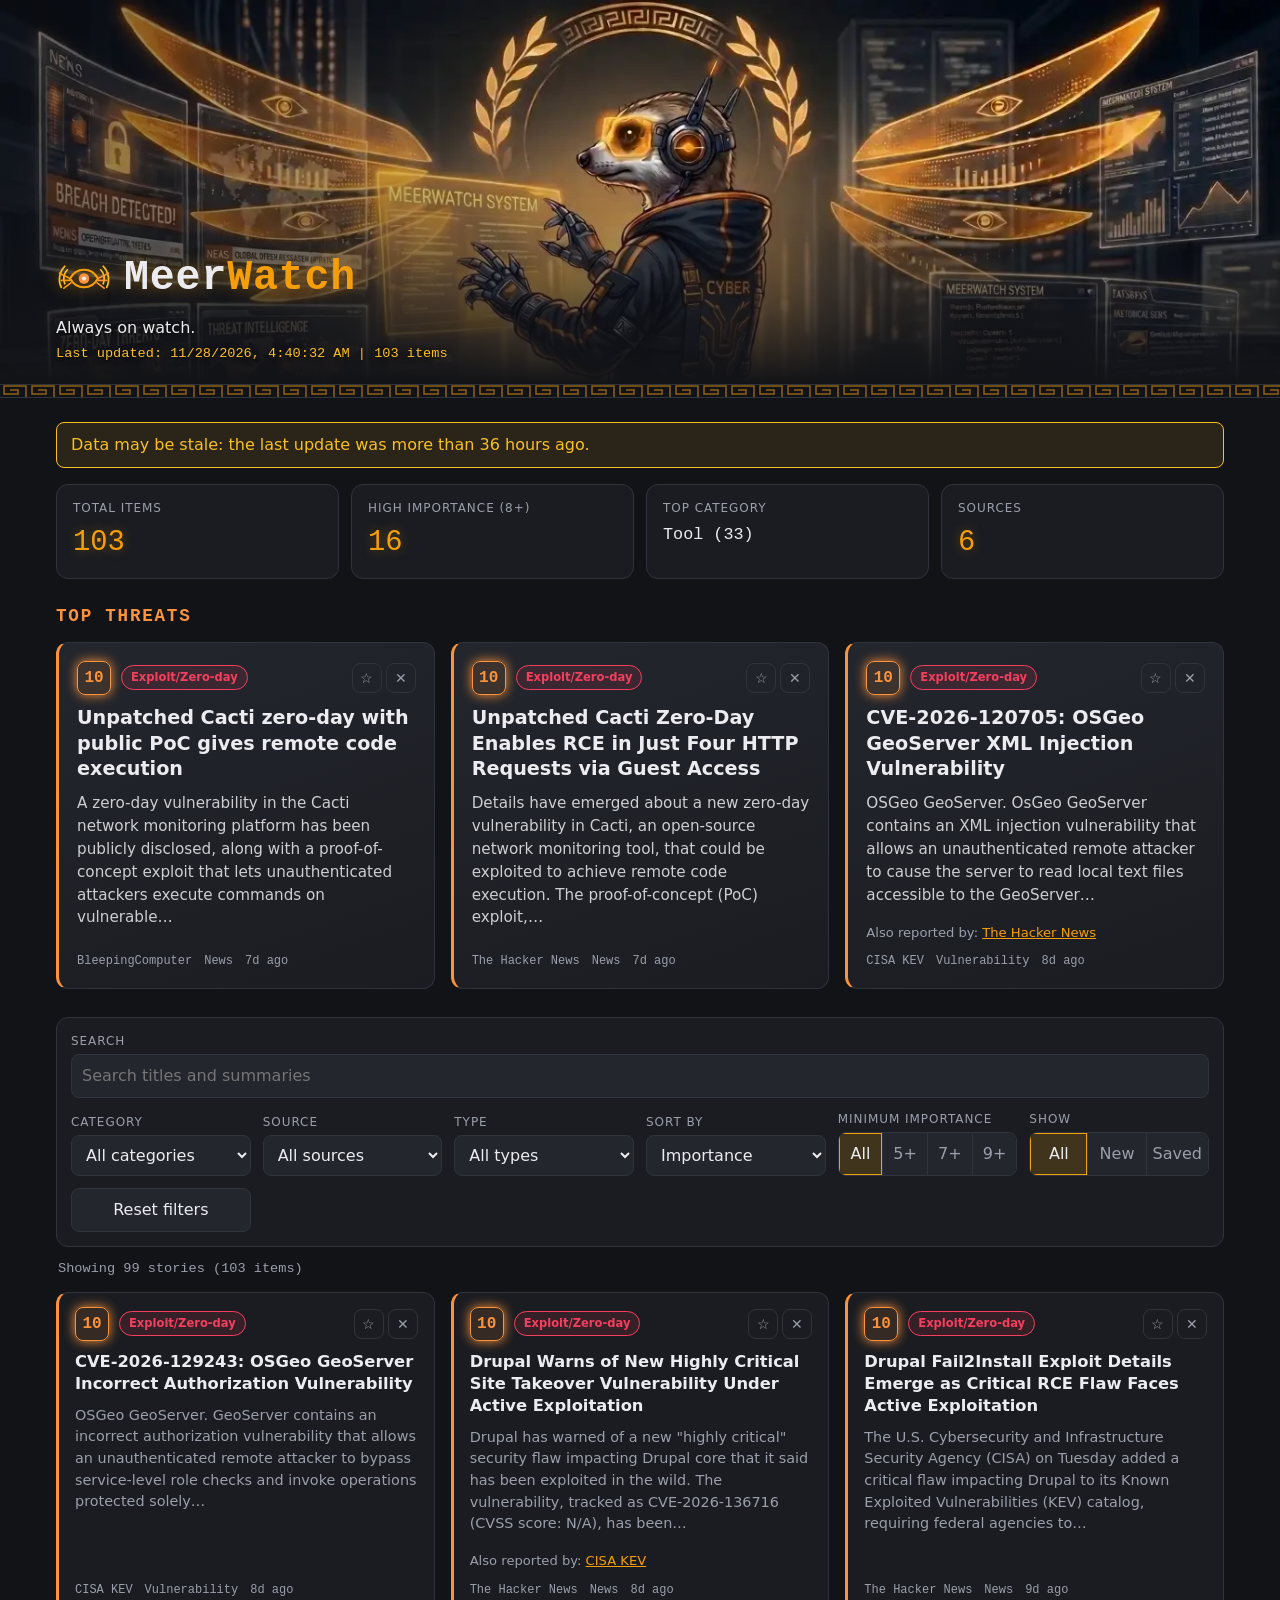
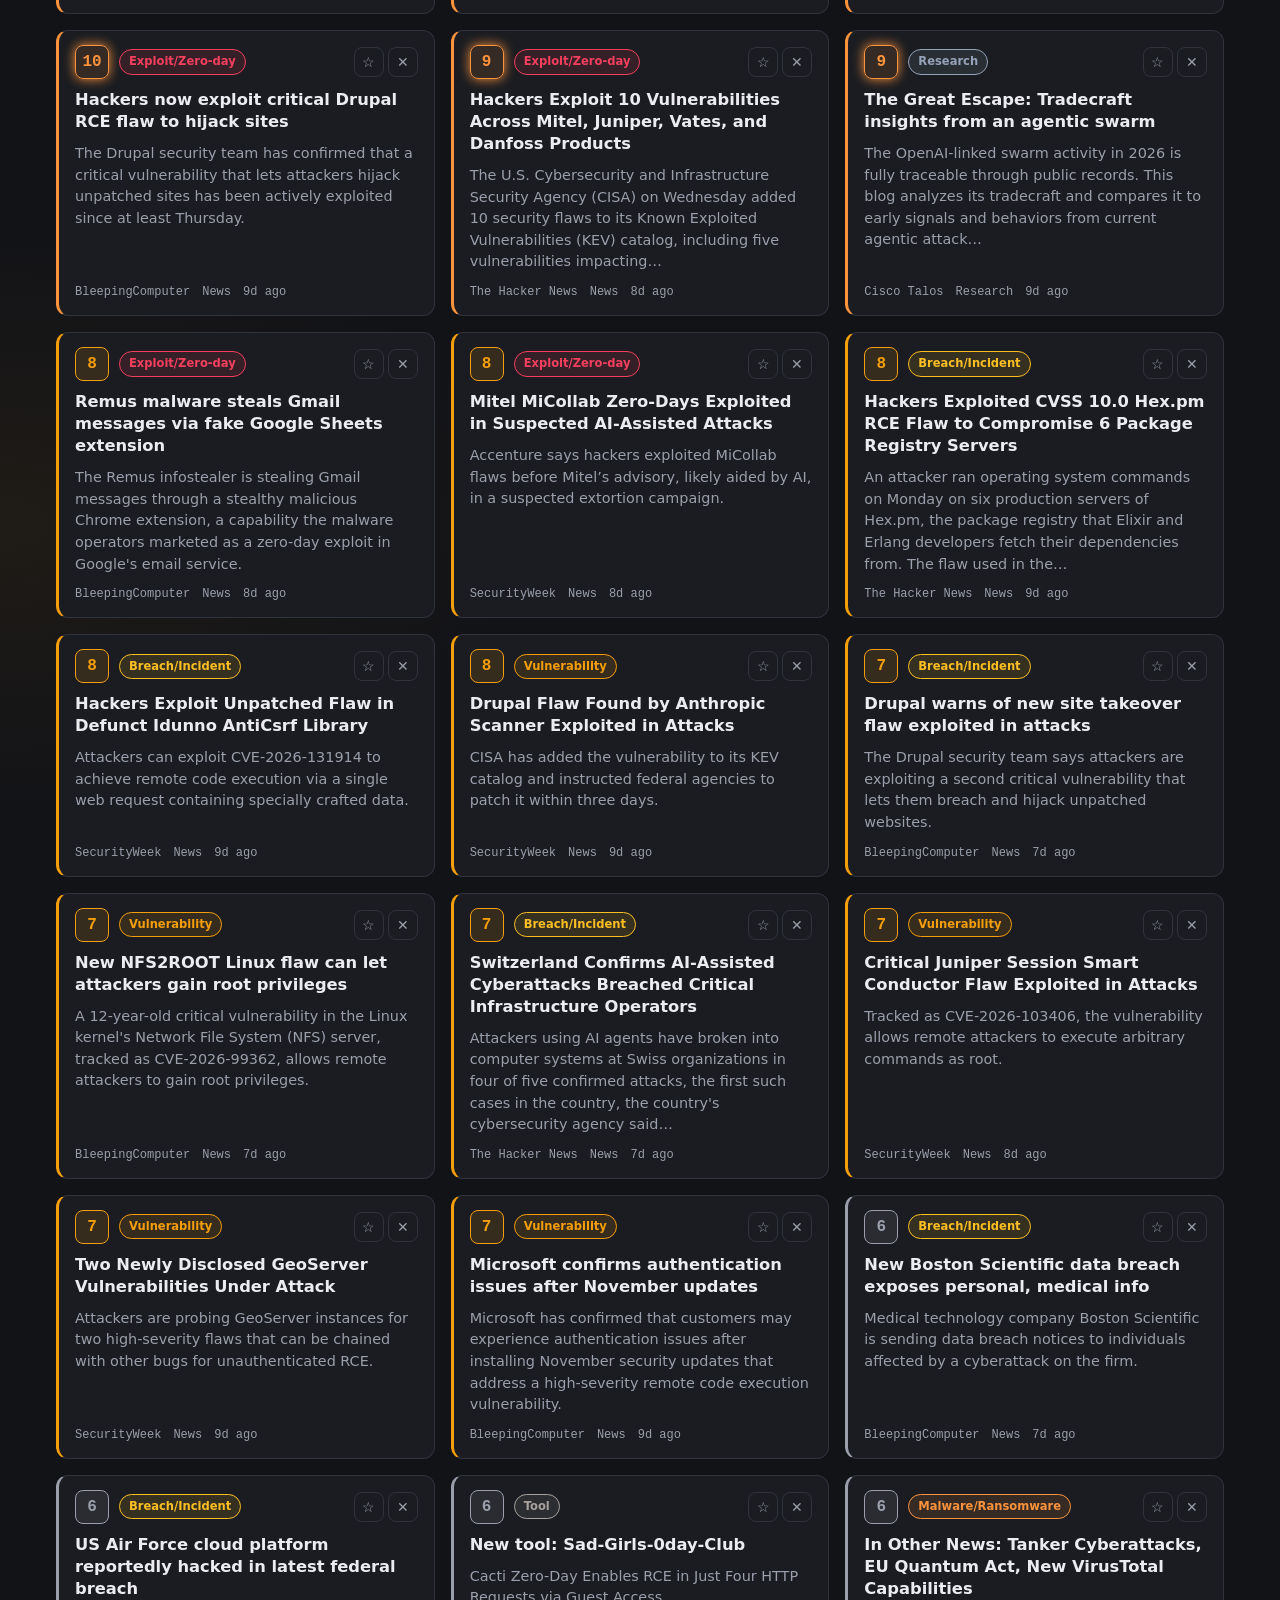
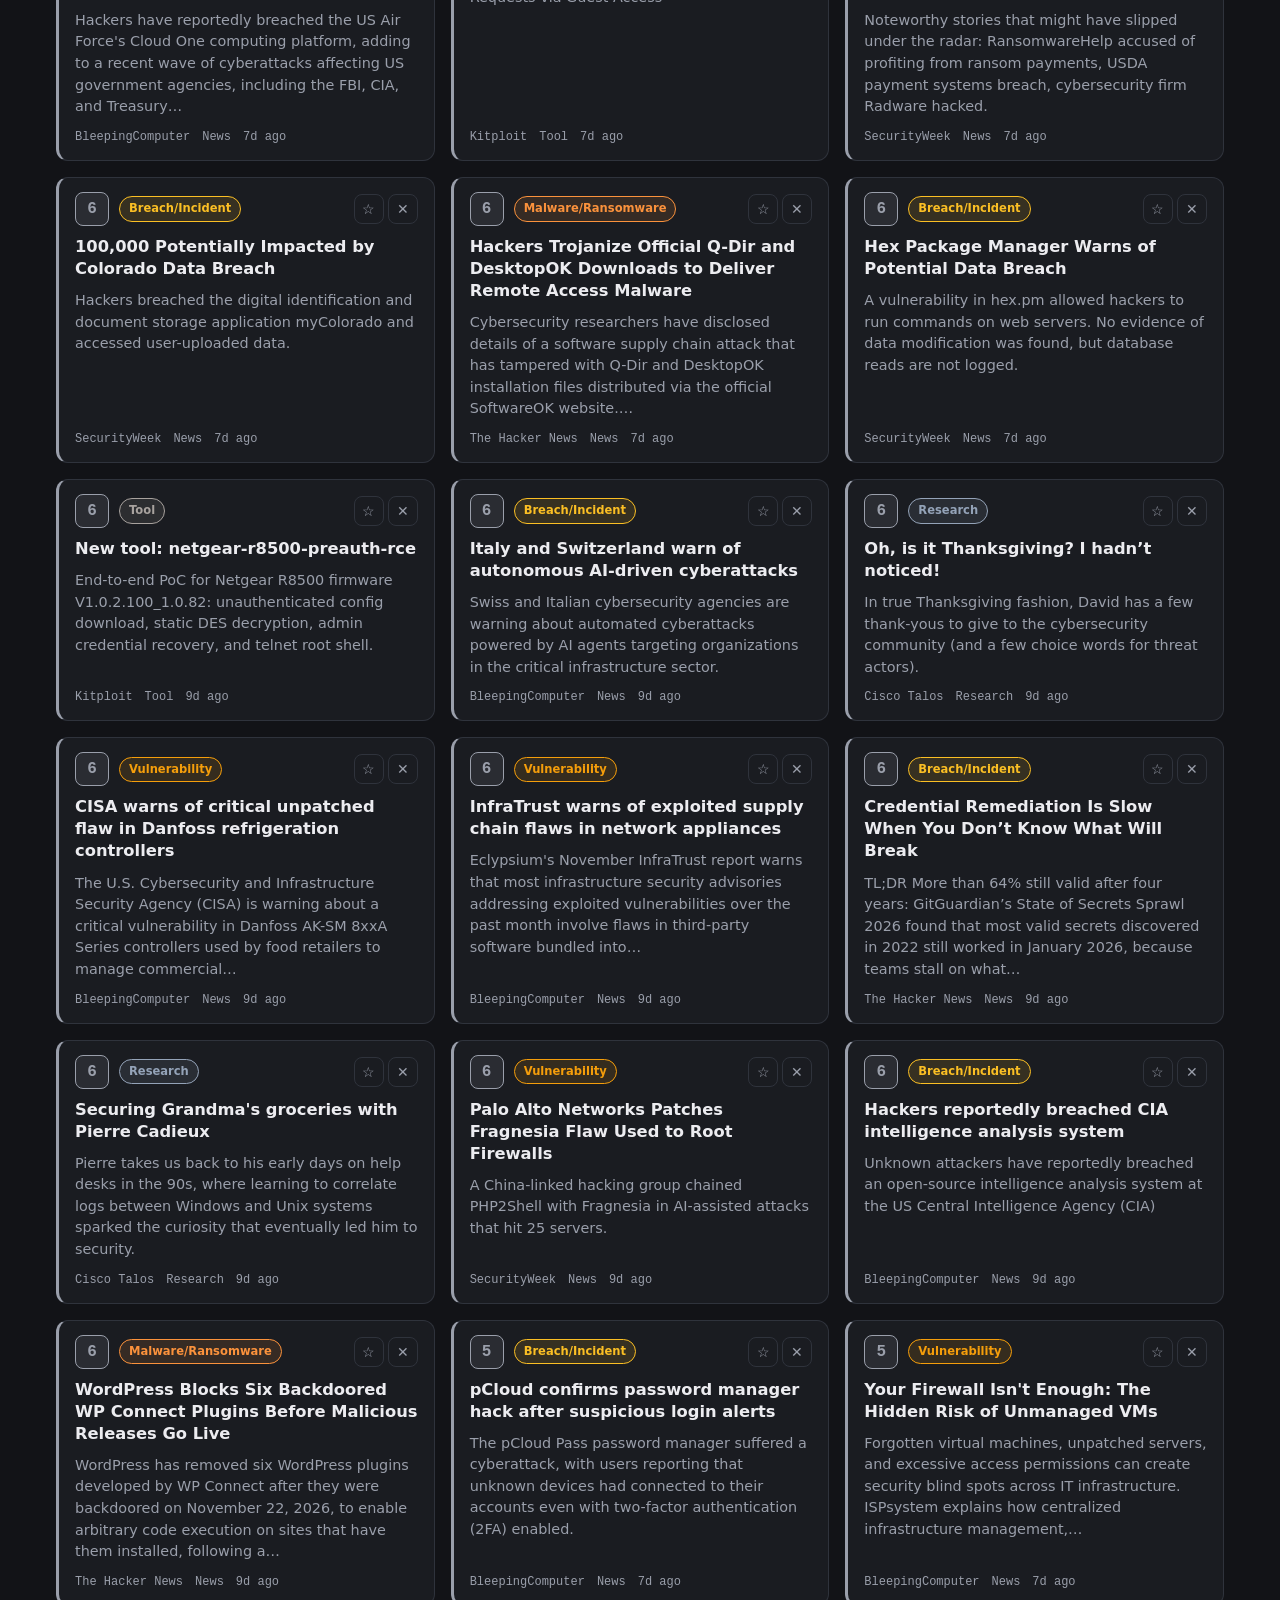
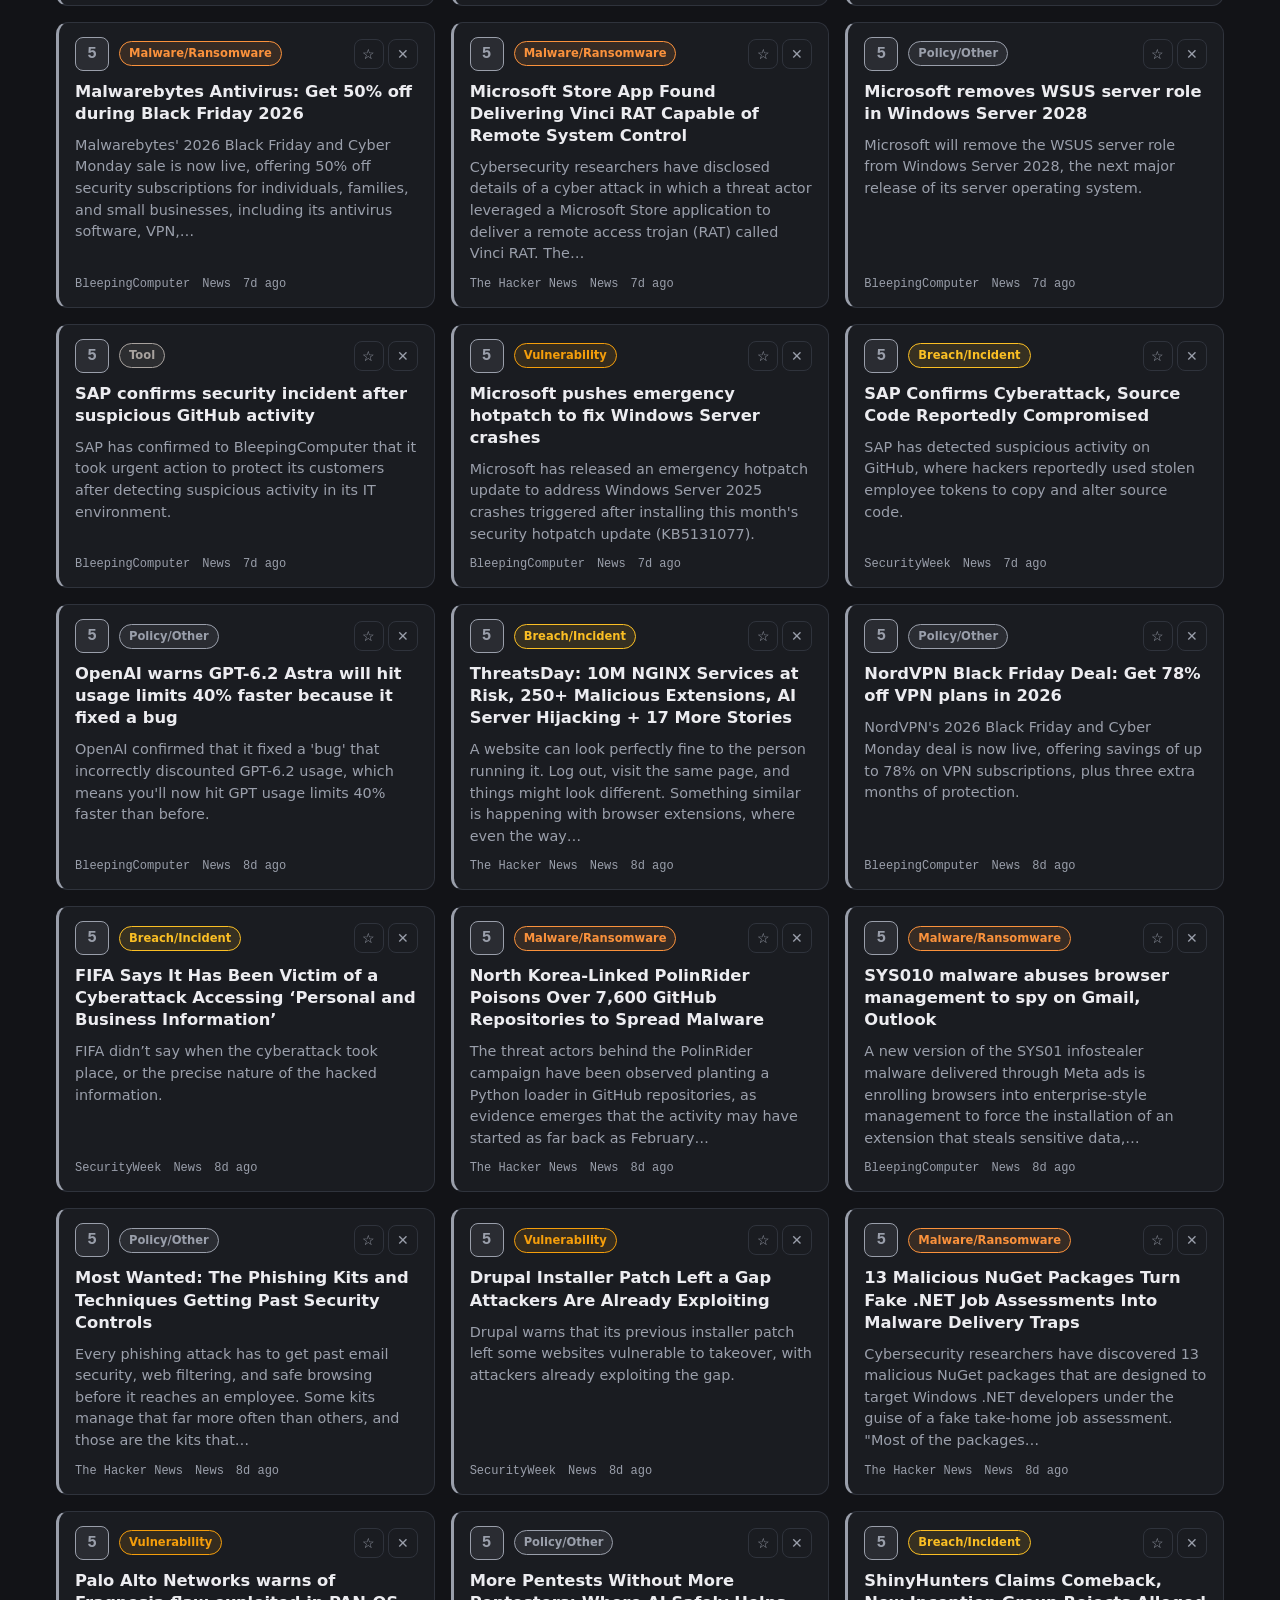
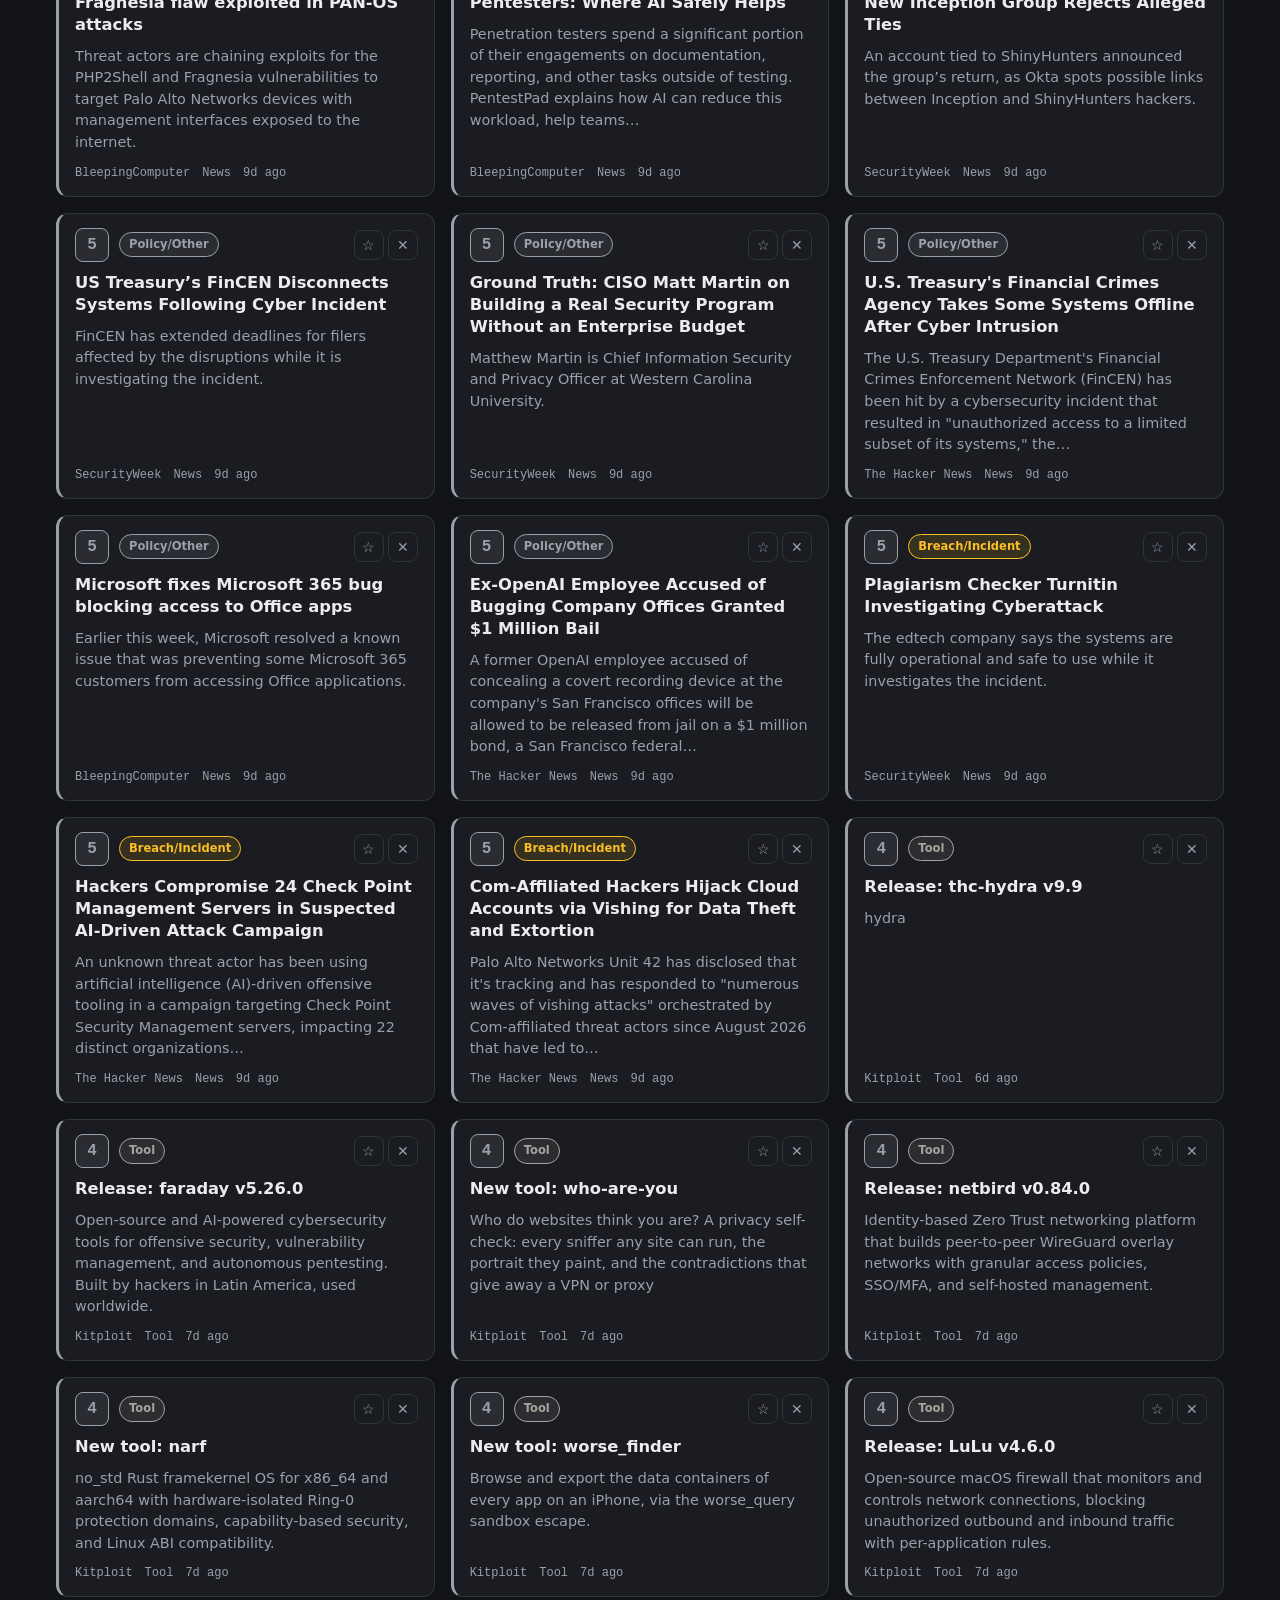
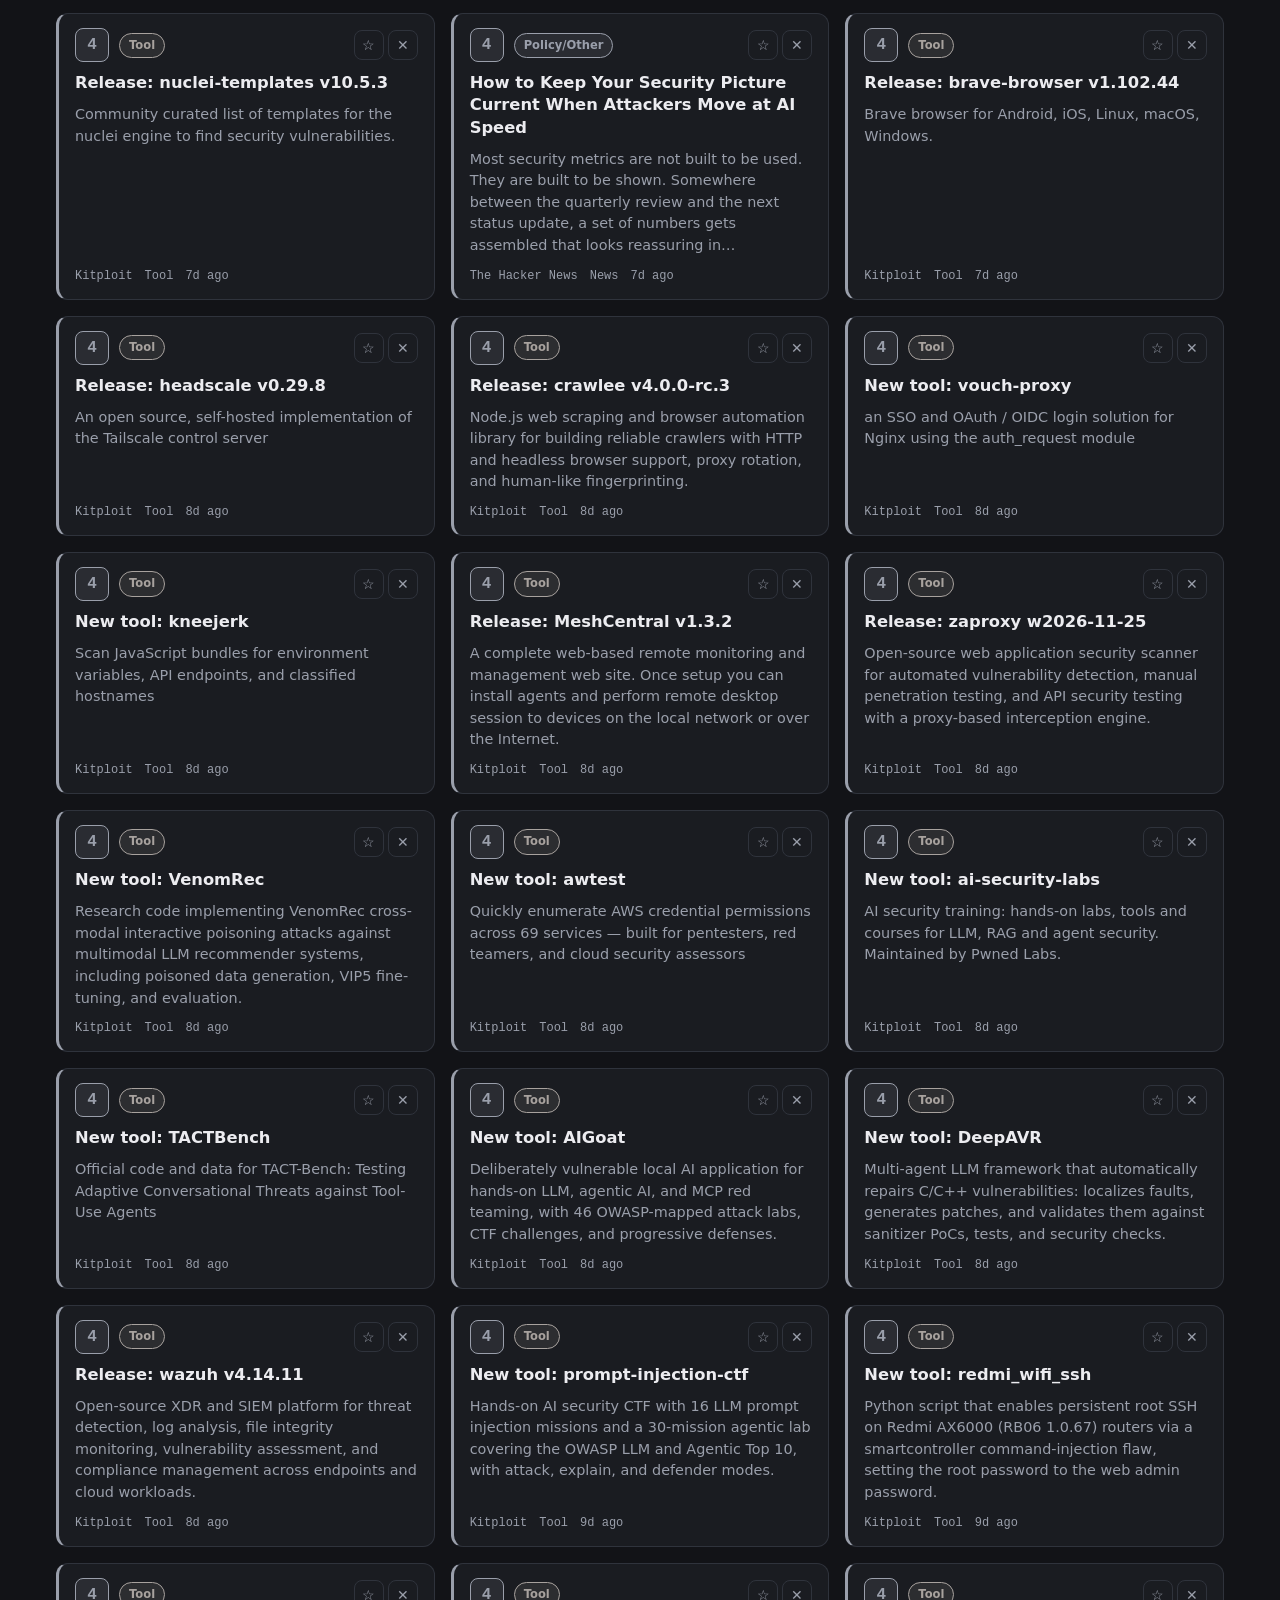
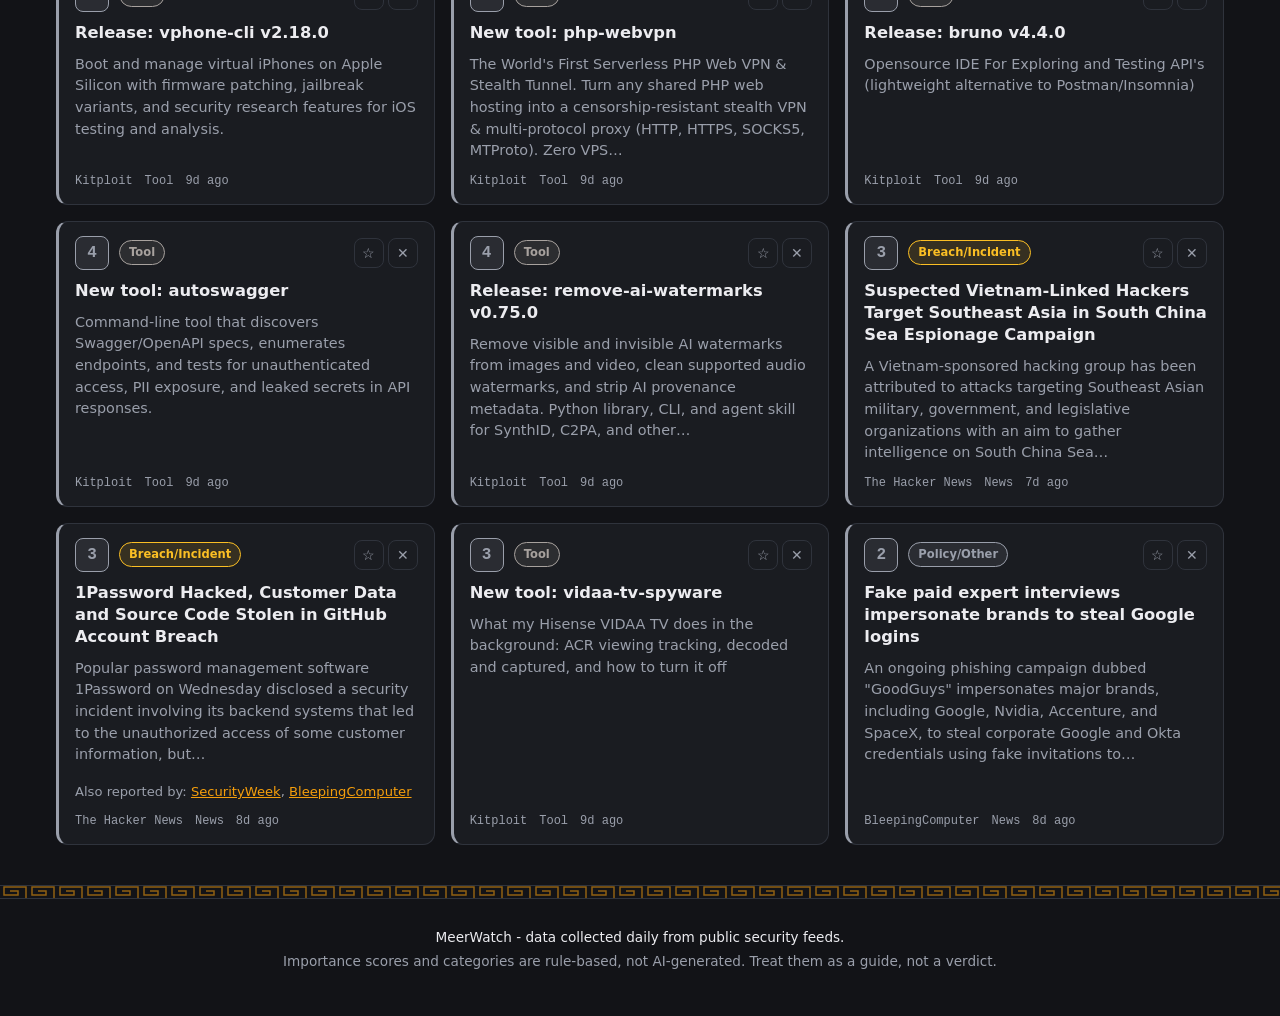
<file: index.html>
<!DOCTYPE html>
<html lang="en" dir="ltr">
<head>
  <meta charset="utf-8">
  <meta name="viewport" content="width=device-width, initial-scale=1">
  <title>MeerWatch - Cybersecurity News Dashboard</title>
  <meta name="description" content="MeerWatch: the last 3 days of cybersecurity news, research and vulnerabilities, ranked by importance.">
  <meta name="theme-color" content="#121317">
  <link rel="icon" href="data:image/svg+xml,%3Csvg xmlns='http://www.w3.org/2000/svg' viewBox='0 0 32 32'%3E%3Crect width='32' height='32' rx='7' fill='%23121317'/%3E%3Cpath d='M3 16c4-6 9-8 13-8s9 2 13 8c-4 6-9 8-13 8S7 22 3 16z' fill='none' stroke='%23f59e0b' stroke-width='2'/%3E%3Ccircle cx='16' cy='16' r='4' fill='%23fb923c'/%3E%3C/svg%3E">
  <link rel="stylesheet" href="css/style.css">
</head>
<body>
  <a class="skip-link" href="#results">Skip to results</a>

  <header class="hero">
    <img class="hero__img" src="assets/meerwatch.webp" alt="">
    <div class="hero__overlay"></div>
    <div class="hero__content">
      <div class="brand">
        <svg class="logo" viewBox="0 0 64 40" role="img" aria-label="MeerWatch logo: winged eye with laurel">
          <path d="M6 30C2 22 4 12 10 6M10 26C8 20 9 14 13 10" fill="none" stroke="#fbbf24" stroke-width="2" stroke-linecap="round"/>
          <path d="M58 30c4-8 2-18-4-24M54 26c2-6 1-12-3-16" fill="none" stroke="#fbbf24" stroke-width="2" stroke-linecap="round"/>
          <path d="M16 20c4-7 10-10 16-10s12 3 16 10c-4 7-10 10-16 10S20 27 16 20z" fill="none" stroke="#f59e0b" stroke-width="2.5"/>
          <circle cx="32" cy="20" r="6" fill="#fb923c"/>
          <circle cx="32" cy="20" r="2.4" fill="#ececf0"/>
          <path d="M16 20L4 14M16 22L6 22M17 25L9 31" stroke="#f59e0b" stroke-width="2" stroke-linecap="round"/>
          <path d="M48 20l12-6M48 22l10 0M47 25l8 6" stroke="#fb923c" stroke-width="2" stroke-linecap="round"/>
        </svg>
        <h1 class="brand__name">Meer<span>Watch</span></h1>
      </div>
      <p class="tagline">Always on watch.</p>
      <p class="updated" id="updated" aria-live="polite">Last updated: loading…</p>
    </div>
  </header>
  <div class="meander" aria-hidden="true"></div>

  <main class="wrap">
    <div id="stale-banner" class="banner banner--warn" role="status" hidden>
      Data may be stale: the last update was more than 36 hours ago.
    </div>

    <div id="error-box" class="state state--error" role="alert" hidden>
      <h2>Could not load the data</h2>
      <p id="error-msg"></p>
      <button type="button" class="btn btn--primary" id="retry-btn">Retry</button>
    </div>

    <div id="empty-box" class="state" hidden>
      <h2>Nothing to show yet</h2>
      <p>There are no items from the last 3 days. MeerWatch only keeps a rolling 3-day window and refreshes once a day, so check back after the next update.</p>
    </div>

    <div id="loading" class="skeleton-grid" aria-label="Loading" role="status"></div>

    <div id="content" hidden>
      <section class="stats" aria-label="Summary statistics">
        <div class="stat"><span class="stat__label">Total items</span><span class="stat__value" id="stat-total">0</span></div>
        <div class="stat"><span class="stat__label">High importance (8+)</span><span class="stat__value" id="stat-high">0</span></div>
        <div class="stat"><span class="stat__label">Top category</span><span class="stat__value stat__value--text" id="stat-cat">-</span></div>
        <div class="stat"><span class="stat__label">Sources</span><span class="stat__value" id="stat-src">0</span></div>
      </section>

      <section id="top-section" aria-labelledby="top-title" hidden>
        <h2 class="section-title" id="top-title">Top threats</h2>
        <div class="top-grid" id="top-grid"></div>
      </section>

      <section class="controls" aria-label="Filters">
        <div class="field field--search">
          <label for="f-search">Search</label>
          <input type="search" id="f-search" placeholder="Search titles and summaries" autocomplete="off">
        </div>
        <div class="field">
          <label for="f-cat">Category</label>
          <select id="f-cat"></select>
        </div>
        <div class="field">
          <label for="f-src">Source</label>
          <select id="f-src"></select>
        </div>
        <div class="field">
          <label for="f-type">Type</label>
          <select id="f-type"></select>
        </div>
        <div class="field">
          <label for="f-sort">Sort by</label>
          <select id="f-sort">
            <option value="importance">Importance</option>
            <option value="newest">Newest</option>
            <option value="oldest">Oldest</option>
          </select>
        </div>
        <div class="field">
          <span class="label" id="min-label">Minimum importance</span>
          <div class="seg" role="group" aria-labelledby="min-label" id="f-min">
            <button type="button" data-min="0" aria-pressed="true">All</button>
            <button type="button" data-min="5" aria-pressed="false">5+</button>
            <button type="button" data-min="7" aria-pressed="false">7+</button>
            <button type="button" data-min="9" aria-pressed="false">9+</button>
          </div>
        </div>
        <div class="field">
          <span class="label" id="view-label">Show</span>
          <div class="seg" role="group" aria-labelledby="view-label" id="f-view">
            <button type="button" data-view="all" aria-pressed="true">All</button>
            <button type="button" data-view="new" aria-pressed="false">New</button>
            <button type="button" data-view="saved" aria-pressed="false">Saved</button>
          </div>
        </div>
        <div class="field field--actions">
          <button type="button" class="btn" id="reset-btn">Reset filters</button>
        </div>
      </section>

      <p class="count" id="count" aria-live="polite"></p>
      <button type="button" class="btn" id="restore-btn" hidden></button>
      <section id="results" class="grid" aria-label="News items"></section>
      <div id="no-results" class="state" hidden>
        <h2>No matches</h2>
        <p>No items match the current filters.</p>
      </div>
    </div>
  </main>

  <div class="meander" aria-hidden="true"></div>
  <footer class="footer">
    <p>MeerWatch - data collected daily from public security feeds.</p>
    <p class="muted">Importance scores and categories are rule-based, not AI-generated. Treat them as a guide, not a verdict.</p>
  </footer>

  <script src="js/app.js"></script>
</body>
</html>
</file>
<file: css/style.css>
/* ========= Palette: change colors here ========= */
:root {
  --bg-deep: #121317;
  --bg-panel: #1a1c21;
  --bg-panel-2: #23262d;
  --border: #2f333c;
  --cyan: #f59e0b;        /* main accent (amber) */
  --cyan-glow: #fbbf24;   /* light amber */
  --purple: #f59e0b;
  --magenta: #fb923c;     /* orange for critical 9-10 */
  --text: #ececf0;
  --text-muted: #9a9fab;
  --warn: #fbbf24;
  --danger: #f43f5e;
  --font: system-ui, -apple-system, "Segoe UI", Roboto, Helvetica, Arial, sans-serif;
  --mono: ui-monospace, "Cascadia Code", "SF Mono", Consolas, "Liberation Mono", monospace;
  --radius: 12px;

  --hero-height: clamp(300px, 30vw, 470px);
  --hero-focus: 50% 0%;
}

* { box-sizing: border-box; }
html { scroll-behavior: smooth; }
body {
  margin: 0;
  background: radial-gradient(1200px 600px at 80% -10%, rgba(245,158,11,.10), transparent 60%),
              radial-gradient(900px 500px at 0% 20%, rgba(245,158,11,.06), transparent 60%),
              var(--bg-deep);
  color: var(--text);
  font-family: var(--font);
  line-height: 1.5;
}
[hidden] { display: none !important; }
a { color: inherit; }
.muted { color: var(--text-muted); }
.wrap { max-width: 1200px; margin: 0 auto; padding: 24px 16px 40px; }

:focus-visible { outline: 2px solid var(--cyan); outline-offset: 2px; }
.skip-link { position: absolute; left: -999px; top: 8px; background: var(--cyan); color: #001; padding: 8px 12px; border-radius: 6px; z-index: 10; }
.skip-link:focus { left: 8px; }

/* ========= Hero ========= */
.hero {
  position: relative;
  height: var(--hero-height);
  display: flex;
  align-items: flex-end;
  overflow: hidden;
  background: linear-gradient(135deg, #2a2012 0%, #1a1712 55%, #121317 100%); /* fallback if image fails */
}
.hero__img {
  position: absolute; inset: 0; width: 100%; height: 100%;
  object-fit: cover; object-position: var(--hero-focus);
}
.hero__overlay {
  position: absolute; inset: 0;
  background: linear-gradient(180deg, rgba(18,19,23,0) 0%, rgba(18,19,23,0) 45%, rgba(18,19,23,.6) 78%, var(--bg-deep) 100%),
              linear-gradient(90deg, rgba(18,19,23,.55) 0%, rgba(18,19,23,0) 45%);
}
.hero__content { position: relative; padding: 24px 16px 20px; width: 100%; max-width: 1200px; margin: 0 auto; }
.brand { display: flex; align-items: center; gap: 12px; }
.logo { width: 56px; height: 35px; filter: drop-shadow(0 0 8px rgba(245,158,11,.6)); }
.brand__name { margin: 0; font-family: var(--mono); font-size: clamp(1.7rem, 4vw, 2.6rem); letter-spacing: .02em; text-shadow: 0 0 18px rgba(245,158,11,.5); }
.brand__name span { color: var(--cyan); }
.tagline { margin: 6px 0 4px; max-width: 520px; color: var(--text); text-shadow: 0 1px 6px #000; }
.updated { margin: 0; font-family: var(--mono); font-size: .85rem; color: var(--cyan-glow); text-shadow: 0 1px 6px #000; }

/* Greek key (meander) border */
.meander {
  height: 14px;
  background-image: url("data:image/svg+xml,%3Csvg xmlns='http://www.w3.org/2000/svg' width='28' height='14' viewBox='0 0 28 14'%3E%3Cpath d='M0 13H26V1H4V9H18V5H10' fill='none' stroke='%23f59e0b' stroke-opacity='.55' stroke-width='1.5'/%3E%3C/svg%3E");
  background-repeat: repeat-x;
  background-color: var(--bg-deep);
  border-top: 1px solid var(--border);
  border-bottom: 1px solid var(--border);
}

/* ========= Banners and states ========= */
.banner { padding: 10px 14px; border-radius: 8px; margin-bottom: 16px; border: 1px solid; }
.banner--warn { background: rgba(251,191,36,.1); border-color: var(--warn); color: var(--warn); }
.state { background: var(--bg-panel); border: 1px dashed var(--border); border-radius: var(--radius); padding: 28px 20px; text-align: center; margin: 16px 0; }
.state h2 { margin: 0 0 8px; }
.state p { margin: 0 0 14px; color: var(--text-muted); }
.state--error { border-color: var(--danger); border-style: solid; }
.state--error h2 { color: var(--danger); }

.btn {
  background: var(--bg-panel-2); color: var(--text); border: 1px solid var(--border);
  padding: 9px 16px; border-radius: 8px; font: inherit; cursor: pointer; transition: border-color .15s, box-shadow .15s;
}
.btn:hover { border-color: var(--cyan); box-shadow: 0 0 10px rgba(245,158,11,.3); }
.btn--primary { background: linear-gradient(135deg, var(--cyan), var(--magenta)); color: #1a1005; border: none; font-weight: 700; }

/* ========= Skeleton ========= */
.skeleton-grid { display: grid; gap: 16px; grid-template-columns: repeat(auto-fill, minmax(300px, 1fr)); margin-top: 8px; }
.skeleton { height: 170px; border-radius: var(--radius); border: 1px solid var(--border);
  background: linear-gradient(90deg, var(--bg-panel) 25%, var(--bg-panel-2) 50%, var(--bg-panel) 75%); background-size: 200% 100%; animation: shimmer 1.4s infinite linear; }
@keyframes shimmer { to { background-position: -200% 0; } }

/* ========= Stats ========= */
.stats { display: grid; grid-template-columns: repeat(4, 1fr); gap: 12px; margin-bottom: 24px; }
.stat { background: var(--bg-panel); border: 1px solid var(--border); border-radius: var(--radius); padding: 14px 16px; display: flex; flex-direction: column; gap: 4px; }
.stat__label { font-size: .75rem; text-transform: uppercase; letter-spacing: .08em; color: var(--text-muted); }
.stat__value { font-family: var(--mono); font-size: 1.8rem; color: var(--cyan); text-shadow: 0 0 12px rgba(245,158,11,.4); }
.stat__value--text { font-size: 1.05rem; line-height: 1.8rem; color: var(--text); text-shadow: none; }

.section-title { font-family: var(--mono); font-size: 1.1rem; margin: 0 0 12px; color: var(--magenta); text-transform: uppercase; letter-spacing: .1em; }
.top-grid { display: grid; grid-template-columns: repeat(3, 1fr); gap: 16px; margin-bottom: 28px; }

/* ========= Controls ========= */
.controls {
  display: grid; grid-template-columns: repeat(auto-fit, minmax(170px, 1fr)); gap: 12px; align-items: end;
  background: var(--bg-panel); border: 1px solid var(--border); border-radius: var(--radius); padding: 14px; margin-bottom: 12px;
}
.field { display: flex; flex-direction: column; gap: 4px; min-width: 0; }
.field--search { grid-column: 1 / -1; }
.field label, .field .label { font-size: .75rem; text-transform: uppercase; letter-spacing: .08em; color: var(--text-muted); }
input[type="search"], select {
  background: var(--bg-panel-2); color: var(--text); border: 1px solid var(--border); border-radius: 8px;
  padding: 9px 10px; font: inherit; width: 100%;
}
input[type="search"]:focus, select:focus { border-color: var(--cyan); outline: none; box-shadow: 0 0 0 2px rgba(245,158,11,.35); }
.seg { display: flex; border: 1px solid var(--border); border-radius: 8px; overflow: hidden; }
.seg button { flex: 1; background: var(--bg-panel-2); color: var(--text-muted); border: none; padding: 9px 6px; font: inherit; cursor: pointer; border-right: 1px solid var(--border); }
.seg button:last-child { border-right: none; }
.seg button[aria-pressed="true"] { background: rgba(245,158,11,.18); color: var(--text); box-shadow: inset 0 0 0 1px var(--cyan); }
.count { font-family: var(--mono); font-size: .85rem; color: var(--text-muted); margin: 8px 2px 12px; }

/* ========= Cards ========= */
.grid { display: grid; grid-template-columns: repeat(auto-fill, minmax(300px, 1fr)); gap: 16px; }
.card {
  --lvl: var(--text-muted);
  --chip: var(--text-muted);
  position: relative; display: flex; flex-direction: column; gap: 10px;
  background: var(--bg-panel); border: 1px solid var(--border); border-left: 3px solid var(--lvl);
  border-radius: var(--radius); padding: 14px 16px;
  transition: transform .15s, border-color .15s, box-shadow .15s;
}
.card:hover { transform: translateY(-2px); border-color: var(--lvl); box-shadow: 0 6px 24px rgba(0,0,0,.4), 0 0 14px color-mix(in srgb, var(--lvl) 35%, transparent); }
.card[data-level="mid"] { --lvl: var(--text-muted); }
.card[data-level="high"] { --lvl: var(--cyan); }
.card[data-level="crit"] { --lvl: var(--magenta); }
.card__head { display: flex; align-items: center; gap: 10px; flex-wrap: wrap; }
.badge {
  min-width: 34px; height: 34px; padding: 0 6px; display: inline-grid; place-items: center;
  font-family: var(--mono); font-weight: 700; border-radius: 8px; color: var(--lvl);
  border: 1.5px solid var(--lvl); background: color-mix(in srgb, var(--lvl) 12%, transparent);
}
.card[data-level="crit"] .badge { box-shadow: 0 0 12px var(--magenta); }
.chip {
  font-size: .72rem; font-weight: 600; padding: 3px 9px; border-radius: 999px; color: var(--chip);
  border: 1px solid var(--chip); background: color-mix(in srgb, var(--chip) 12%, transparent);
}
.card__title { margin: 0; font-size: 1.02rem; line-height: 1.35; overflow-wrap: anywhere; }
.card__title a { text-decoration: none; }
.card__title a:hover { color: var(--cyan-glow); text-decoration: underline; }
.card__summary { margin: 0; color: var(--text-muted); font-size: .9rem; overflow-wrap: anywhere; }
.card__meta { margin-top: auto; display: flex; flex-wrap: wrap; gap: 4px 12px; font-family: var(--mono); font-size: .75rem; color: var(--text-muted); }
.card--top { padding: 18px; background: linear-gradient(160deg, var(--bg-panel-2), var(--bg-panel)); }
.card--top .card__title { font-size: 1.2rem; }
.card--top .card__summary { font-size: .95rem; color: var(--text); opacity: .85; }

/* Card extras */
.card__actions { margin-left: auto; display: flex; gap: .25rem; }
.icon-btn {
  background: transparent; border: 1px solid var(--border); color: var(--text-muted);
  border-radius: 8px; width: 30px; height: 30px; cursor: pointer; font-size: 14px; line-height: 1;
}
.icon-btn:hover, .icon-btn[aria-pressed="true"] { color: var(--cyan); border-color: var(--cyan); }
.new-tag {
  font-size: .65rem; font-weight: 700; letter-spacing: .08em; color: var(--bg-deep);
  background: var(--cyan); padding: .15rem .4rem; border-radius: 6px;
}
.card__also { font-size: .82rem; color: var(--text-muted); margin: .4rem 0 0; }
.card__also a { color: var(--cyan); }
.day-title {
  grid-column: 1 / -1; margin: .6rem 0 0; font-size: .9rem; letter-spacing: .06em;
  text-transform: uppercase; color: var(--text-muted); border-bottom: 1px solid var(--border); padding-bottom: .35rem;
}
#restore-btn { margin-bottom: .75rem; }

/* ========= Footer ========= */
.footer { text-align: center; padding: 24px 16px 40px; font-size: .85rem; }
.footer p { margin: 4px 0; }

/* ========= Responsive ========= */
@media (max-width: 860px) {
  .stats { grid-template-columns: repeat(2, 1fr); }
  .top-grid { grid-template-columns: 1fr; }
}
@media (max-width: 640px) {
  :root { --hero-height: 360px; --hero-focus: 50% 10%; }
  }
@media (max-width: 560px) {
  .grid, .skeleton-grid { grid-template-columns: 1fr; }
  .tagline { font-size: .92rem; }
}
@media (prefers-reduced-motion: reduce) {
  html { scroll-behavior: auto; }
  *, *::before, *::after { animation: none !important; transition: none !important; }
}
</file>
